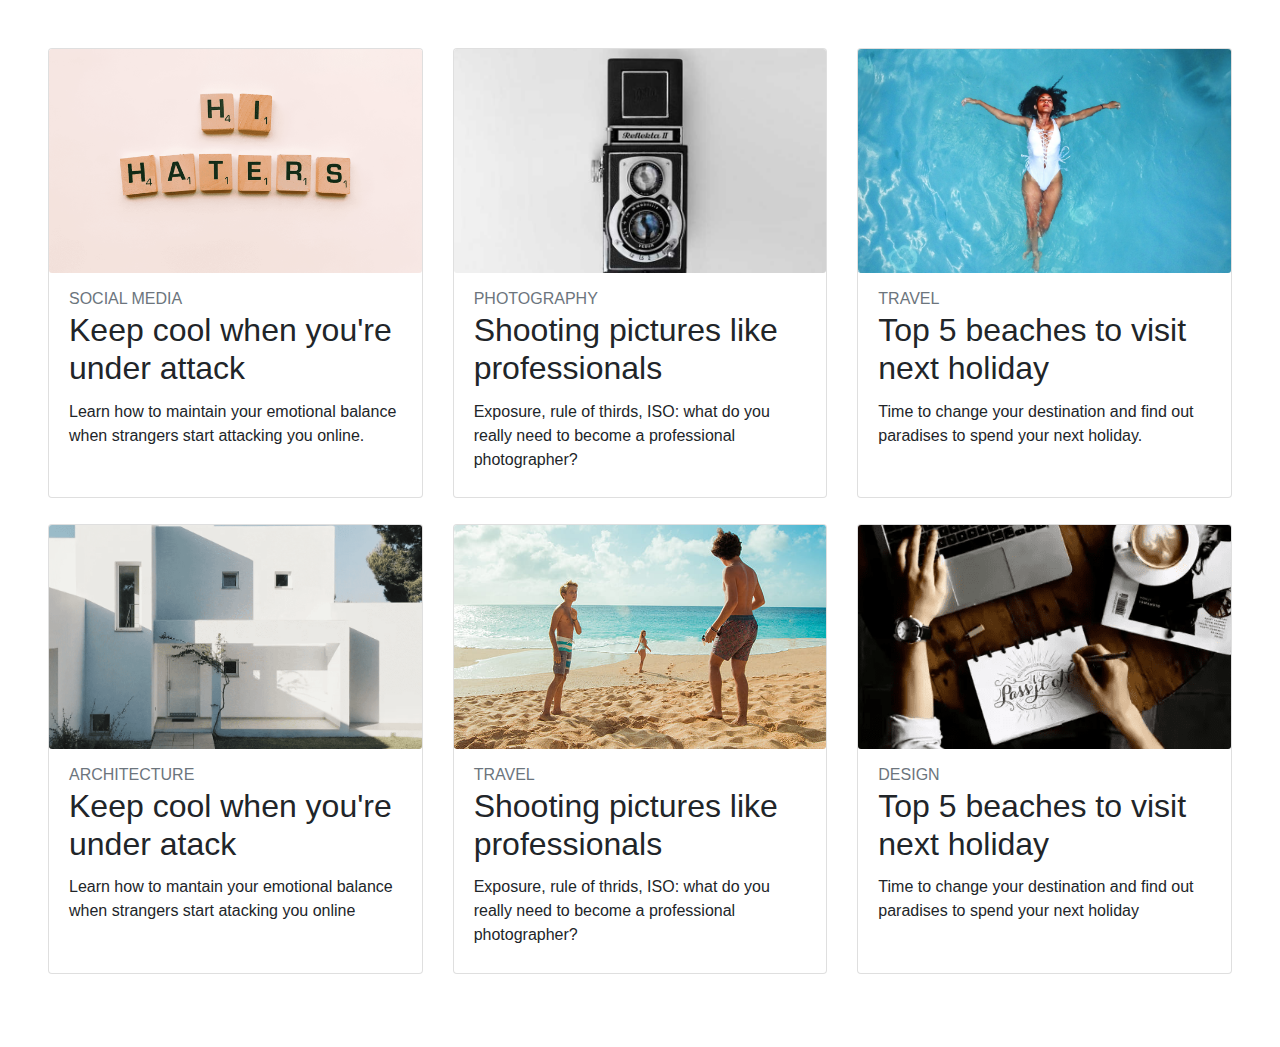
<file: Boostrap/index.html>
<!DOCTYPE html>
<html lang="en">
  <head>
    <meta charset="UTF-8" />
    <meta name="viewport" content="width=device-width, initial-scale=1.0" />
    <link
      rel="stylesheet"
      href="https://cdn.jsdelivr.net/npm/bootstrap@4.0.0/dist/css/bootstrap.min.css"
      integrity="sha384-Gn5384xqQ1aoWXA+058RXPxPg6fy4IWvTNh0E263XmFcJlSAwiGgFAW/dAiS6JXm"
      crossorigin="anonymous"
    />
    <link rel="stylesheet" href="style.css">
    <title>BOOSTRAP</title>
  </head>
  <body>
    <main class="container-xl p-5 ">
        <div class="row row-gap-5">
            <section class="col-sm-12 col-md-6 col-lg-4">
                <div class="card">
                    <img src="../assets/1.png" class="card-img object-fit-cover h-50 fit-image"></img>
                    <article class="card-body">
                        <p class="card-subtitle text-muted text-uppercase">SOCIAL MEDIA</p>
                        <h2 class="card-title">Keep cool when you're under attack</h4>
                        <p class="card-text">Learn how to maintain your emotional balance when strangers start attacking you online.</p>
                    </article>
                </div>
            </section>
            <section class="col-sm-12 col-md-6 col-lg-4">
                <div class="card">
                    <img src="../assets/2.jpg" class="card-img object-fit-cover h-50 fit-image"></img>
                    <article class="card-body">
                        <p class="card-subtitle text-sm text-muted text-uppercase">PHOTOGRAPHY</p>
                        <h2 class="card-title">Shooting pictures like professionals</h4>
                        <p class="card-text">Exposure, rule of thirds, ISO: what do you really need to become a professional photographer?</p>
                    </article>
                </div>
            </section>
            <section class="col-sm-12 col-md-6 col-lg-4">
                <div class="card">
                    <img src="../assets/3.png" class="card-img object-fit-cover h-50 fit-image"></img>
                    <article class="card-body">
                        <p class="card-subtitle text-sm text-muted text-uppercase">TRAVEL</p>
                        <h2 class="card-title">Top 5 beaches to visit next holiday</h4>
                        <p class="card-text">Time to change your destination and find out paradises to spend your next holiday.</p>
                    </article>
                </div>
            </section>
            <section class="col-sm-12 col-md-6 col-lg-4">
                <div class="card">
                    <img src="../assets/4.png" class="card-img object-fit-cover h-50 fit-image"></img>
                    <article class="card-body">
                        <p class="card-subtitle text-sm text-muted text-uppercase">ARCHITECTURE</p>
                        <h2 class="card-title">Keep cool when you're under atack</h4>
                        <p class="card-text">            Learn how to mantain your emotional balance when strangers start
                            atacking you online</p>
                    </article>
                </div>
            </section>
            <section class="col-sm-12 col-md-6 col-lg-4">
                <div class="card">
                    <img src="../assets/5.jpg" class="card-img object-fit-cover h-50 fit-image"></img>
                    <article class="card-body">
                        <p class="card-subtitle text-sm text-muted text-uppercase">TRAVEL</p>
                        <h2 class="card-title">Shooting pictures like professionals</h4>
                        <p class="card-text">Exposure, rule of thrids, ISO: what do you really need to become a
                            professional photographer?</p>
                    </article>
                </div>
            </section>
            <section class="col-sm-12 col-md-6 col-lg-4">
                <div class="card">
                    <img src="../assets/6.png" class="card-img object-fit-cover h-50 fit-image"></img>
                    <article class="card-body">
                        <p class="card-subtitle text-sm text-muted text-uppercase">DESIGN</p>
                        <h2 class="card-title">Top 5 beaches to visit next holiday</h4>
                        <p class="card-text"> Time to change your destination and find out paradises to spend your
                            next holiday</p>
                    </article>
                </div>
            </section>
        </div>
    </main>
  </body>
</html>
</file>
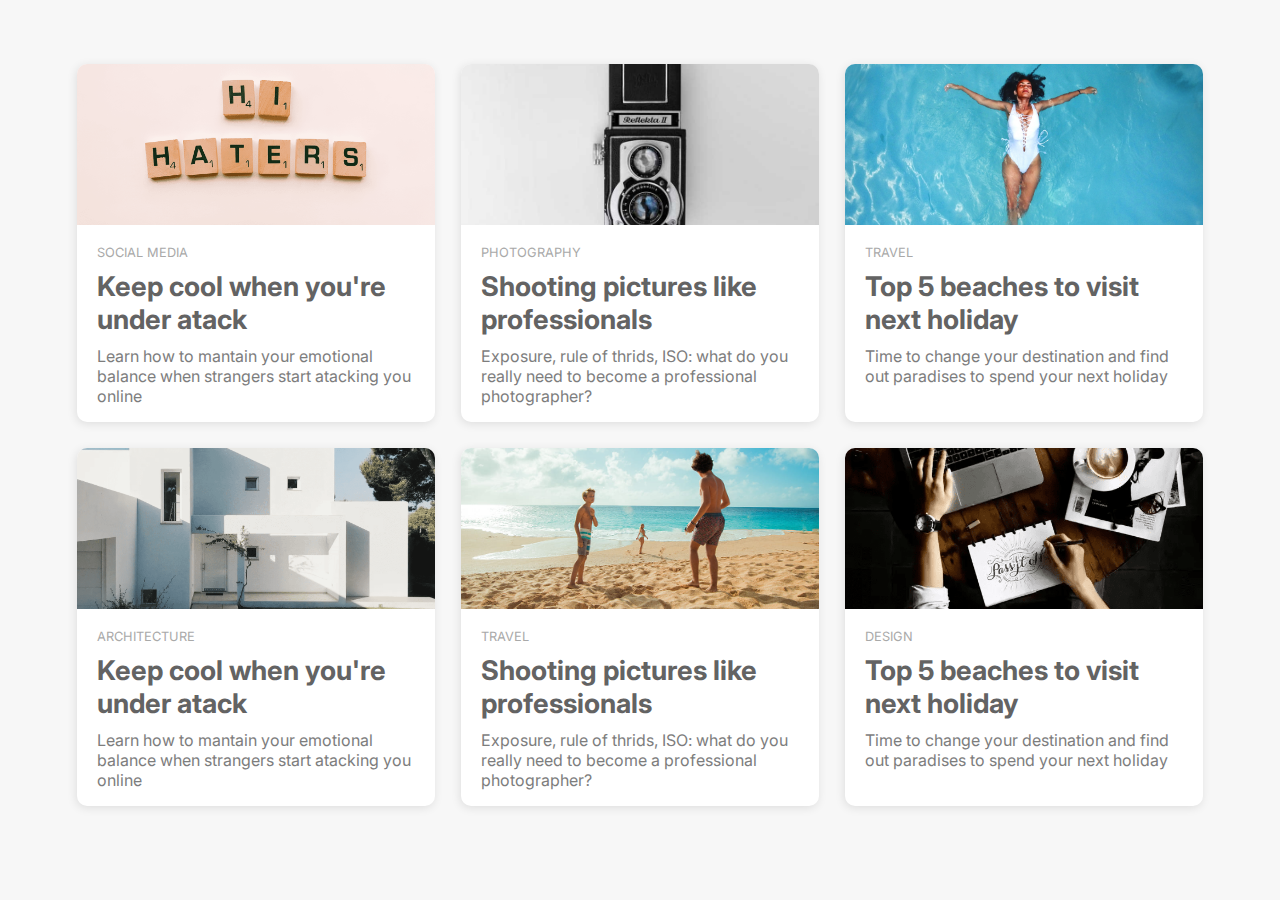
<file: Vanilla/index.html>
<!DOCTYPE html>
<html lang="en">
  <head>
    <meta charset="UTF-8" />
    <meta name="viewport" content="width=device-width, initial-scale=1.0" />
    <link rel="preconnect" href="https://fonts.googleapis.com" />
    <link rel="preconnect" href="https://fonts.gstatic.com" crossorigin />
    <link
      href="https://fonts.googleapis.com/css2?family=Inter:wght@300;400;500;600&display=swap"
      rel="stylesheet"
    />
    <link rel="stylesheet" href="style.css" />
    <title>Vanilla JS</title>
  </head>
  <body>
    <main class="gallery">
      <section class="card">
        <div>
          <img class="card__img" src="../assets/1.png" alt="" />
        </div>
        <article class="card__article">
          <p class="card__tag">SOCIAL MEDIA</p>
          <h2 class="card__title">Keep cool when you're under atack</h2>
          <p class="card__description">
            Learn how to mantain your emotional balance when strangers start
            atacking you online
          </p>
        </article>
      </section>

      <section class="card">
        <div>
          <img class="card__img" src="../assets/2.jpg" alt="" />
        </div>
        <article class="card__article">
          <p class="card__tag">PHOTOGRAPHY</p>
          <h2 class="card__title">Shooting pictures like professionals</h2>
          <p class="card__description">
            Exposure, rule of thrids, ISO: what do you really need to become a
            professional photographer?
          </p>
        </article>
      </section>

      <section class="card">
        <div>
          <img class="card__img" src="../assets/3.png" alt="" />
        </div>
        <article class="card__article">
          <p class="card__tag">TRAVEL</p>
          <h2 class="card__title">Top 5 beaches to visit next holiday</h2>
          <p class="card__description">
            Time to change your destination and find out paradises to spend your
            next holiday
          </p>
        </article>
      </section>

      <section class="card">
        <div>
          <img class="card__img" src="../assets/4.png" alt="" />
        </div>
        <article class="card__article">
          <p class="card__tag">ARCHITECTURE</p>
          <h2 class="card__title">Keep cool when you're under atack</h2>
          <p class="card__description">
            Learn how to mantain your emotional balance when strangers start
            atacking you online
          </p>
        </article>
      </section>

      <section class="card">
        <div>
          <img class="card__img" src="../assets/5.jpg" alt="" />
        </div>
        <article class="card__article">
          <p class="card__tag">TRAVEL</p>
          <h2 class="card__title">Shooting pictures like professionals</h2>
          <p class="card__description">
            Exposure, rule of thrids, ISO: what do you really need to become a
            professional photographer?
          </p>
        </article>
      </section>

      <section class="card">
        <div>
          <img class="card__img" src="../assets/6.png" alt="" />
        </div>
        <article class="card__article">
          <p class="card__tag">DESIGN</p>
          <h2 class="card__title">Top 5 beaches to visit next holiday</h2>
          <p class="card__description">
            Time to change your destination and find out paradises to spend your
            next holiday
          </p>
        </article>
      </section>
    </main>
  </body>
</html>
</file>
<file: Boostrap/style.css>
.card {
    height: 50vh;
    margin-bottom: 2vw;
}

.fit-image{
    width: 100%;
    object-fit: cover;
}

@media ( 600px <= width <= 1024px) {
    .card {
        height: 50vh;
    }
}
</file>
<file: Vanilla/style.css>
* {
    margin: 0;
    padding: 0;
    box-sizing: border-box;
}

:root {
    --background-color: #f7f7f7;
}

body {
    font-family: 'Inter', sans-serif;
    margin: 5vw;
    display: flex;
    flex-direction: column;
    align-items: center;
    background-color: var(--background-color);
}

.gallery {
    flex-grow: 1;
    display: flex;
    flex-wrap: wrap;
    justify-content: flex-start;
    column-gap: 2vw;
}

.card {
    margin-bottom: 2vw;
    border-radius: 10px;
    background-color: white;
    width: 25vw;
    height: 25vw;
    display: grid;
    grid-template-rows: 45% 1fr;
    box-shadow: -1px 2px 10px rgba(0, 0, 0, 0.1);
}

.card__img {
    border-top-right-radius: 10px;
    border-top-left-radius: 10px;
    width: 100%;
    height: 100%;
    object-fit: cover;
}

.card__article {
    padding: 20px;
}

.card__tag {
    font-size: 0.8rem;
    color: #a9a9a9;
    margin-bottom: 10px;
}

.card__title {
    font-size: 1.7rem;
    font-weight: 700;
    color: #636363;
    margin-bottom: 10px;
}

.card__description {
    font-size: 1rem;
    color: #7d7d7d;
    margin-bottom: 10px;
}

@media (width >= 0px) {
    .gallery {
        width: 60vw;
    }

    .card {
        width: 80vw;
        height: 80vw;
    }
}


@media (width >= 767px) {
    .gallery {
        width: 80vw;
    }

    .card {
        width: 39vw;
        height: 48vw;
    }
}



@media (width >= 1023px) {
    .gallery {
        width: 72vw;
    }

    .card {
        width: 35vw;
        height: 35vw;
    }
}


@media (width >= 1279px) {
    .gallery {
        width: 88vw;
    }

    .card {
        width: 28vw;
        height: 28vw;
    }
}

@media (width >= 1536px) {
    .gallery {
        width: 79vw;
    }

    .card {
        width: 25vw;
        height: 25vw;
    }
}
</file>
